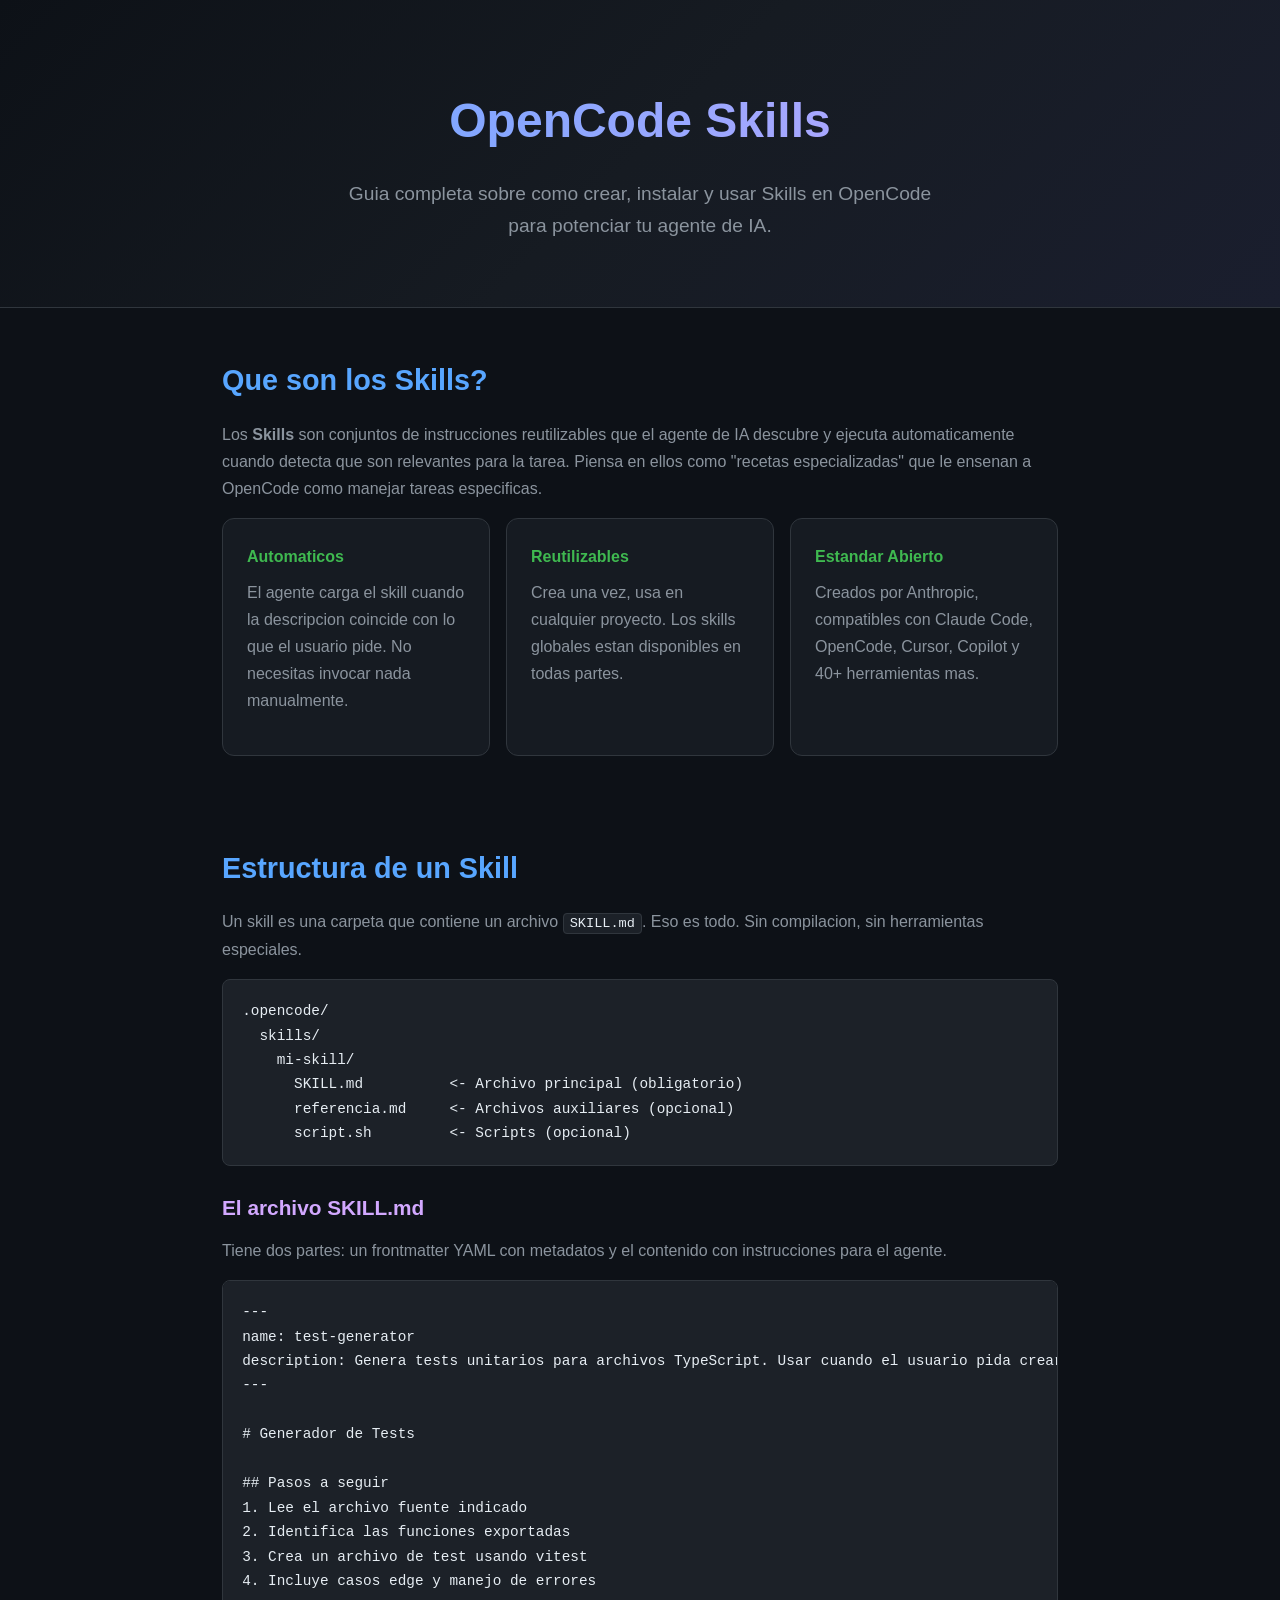
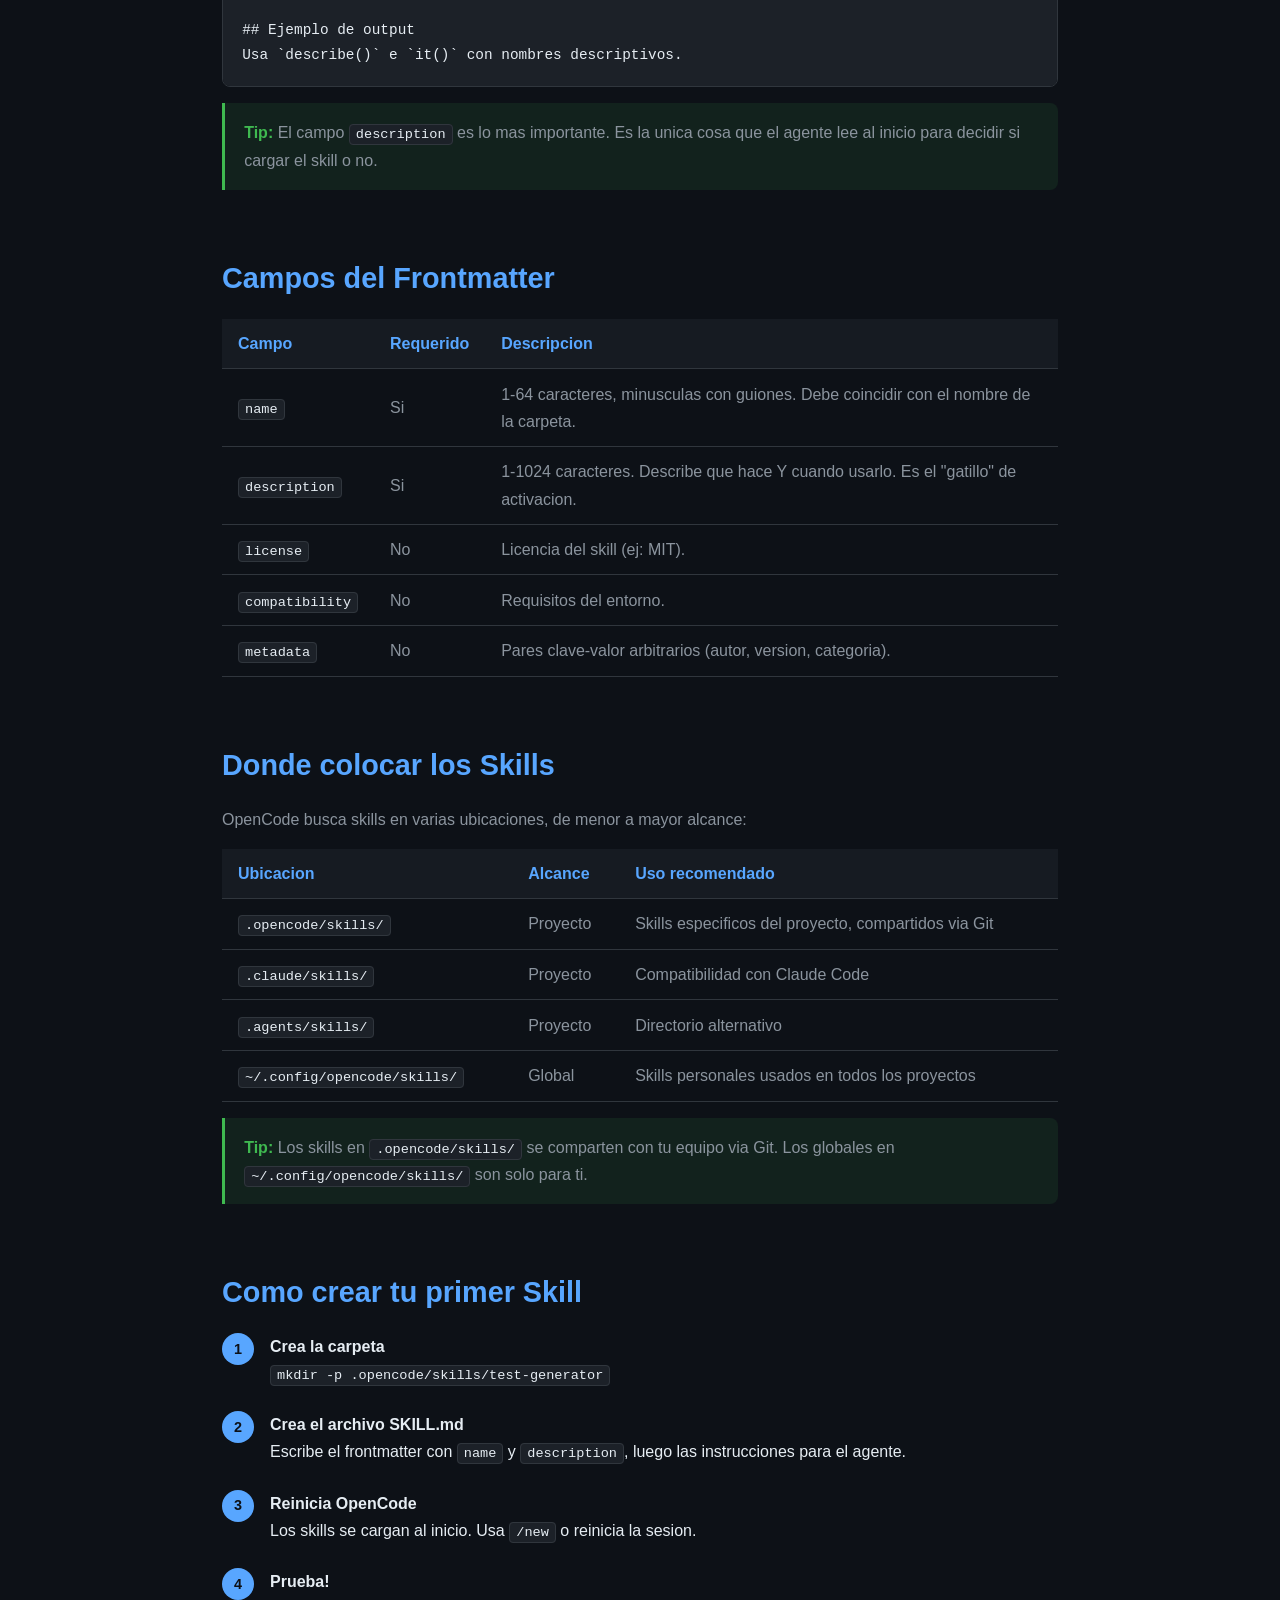
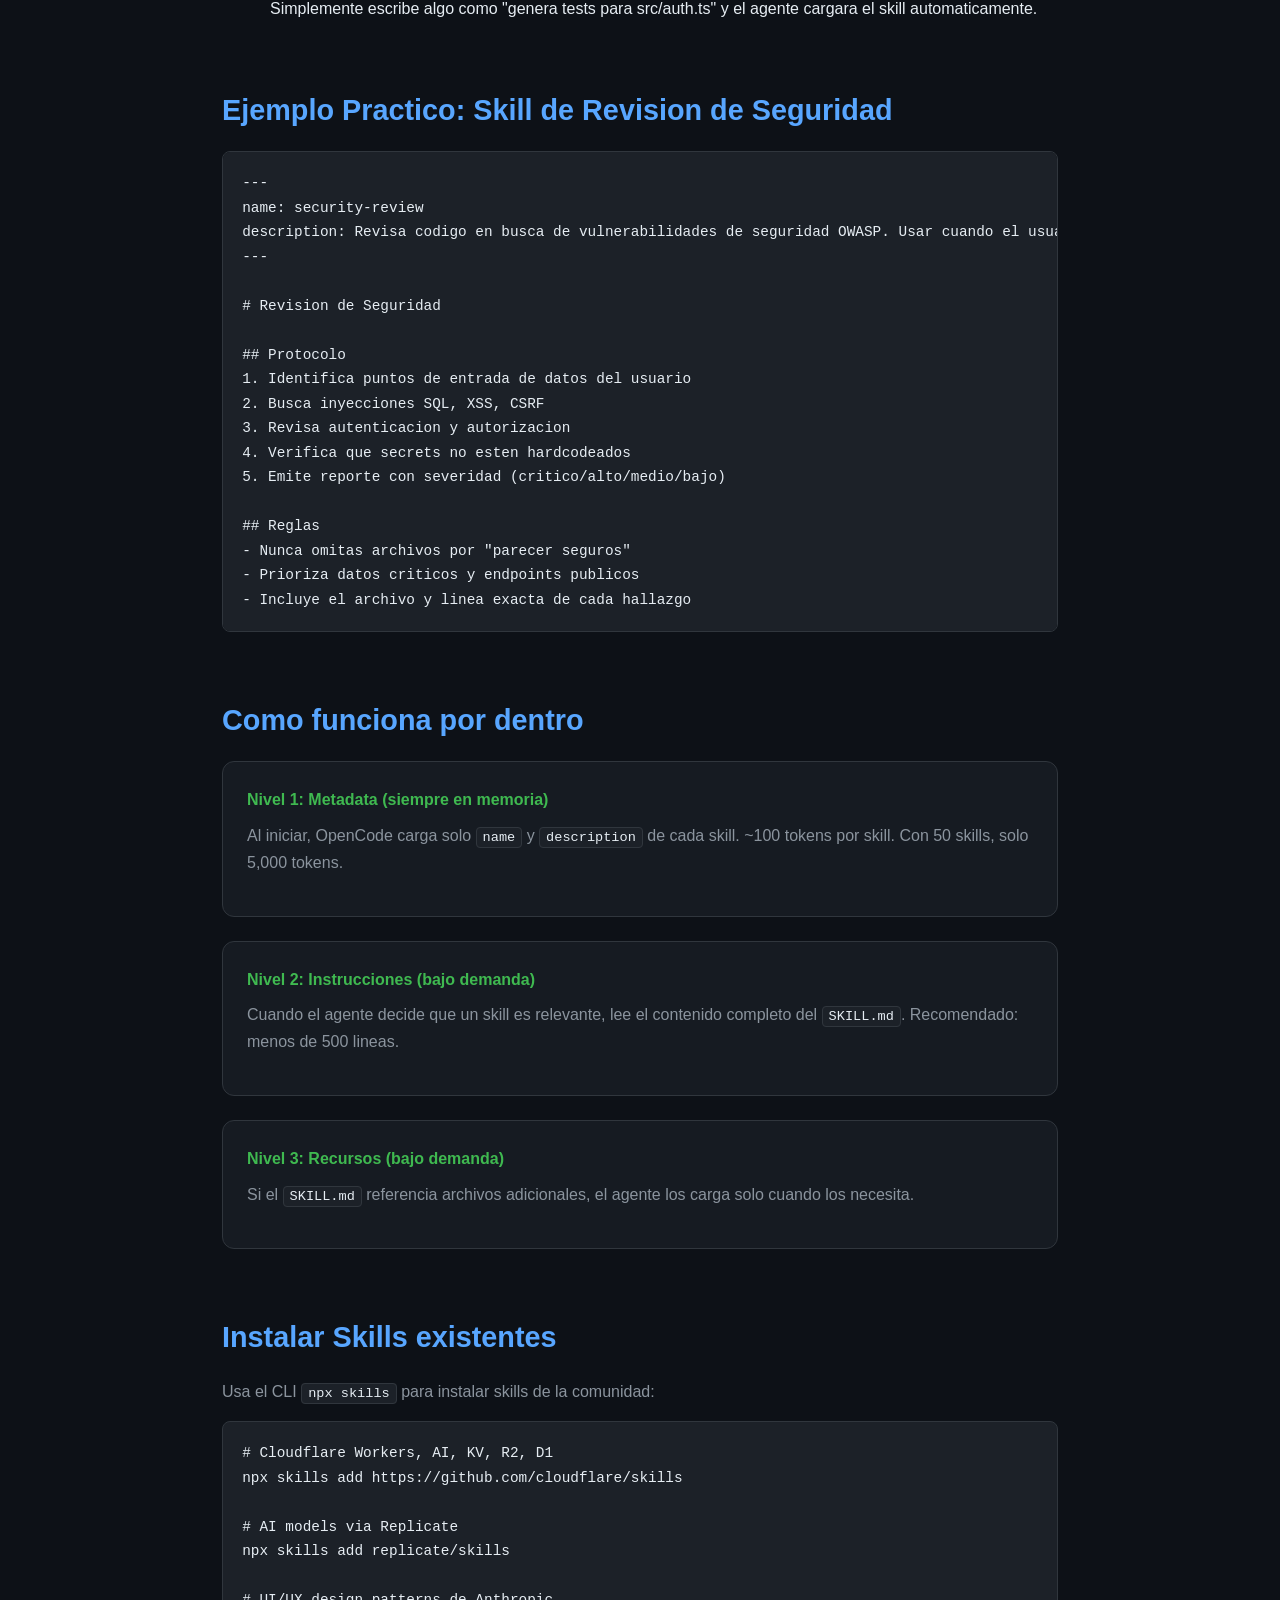
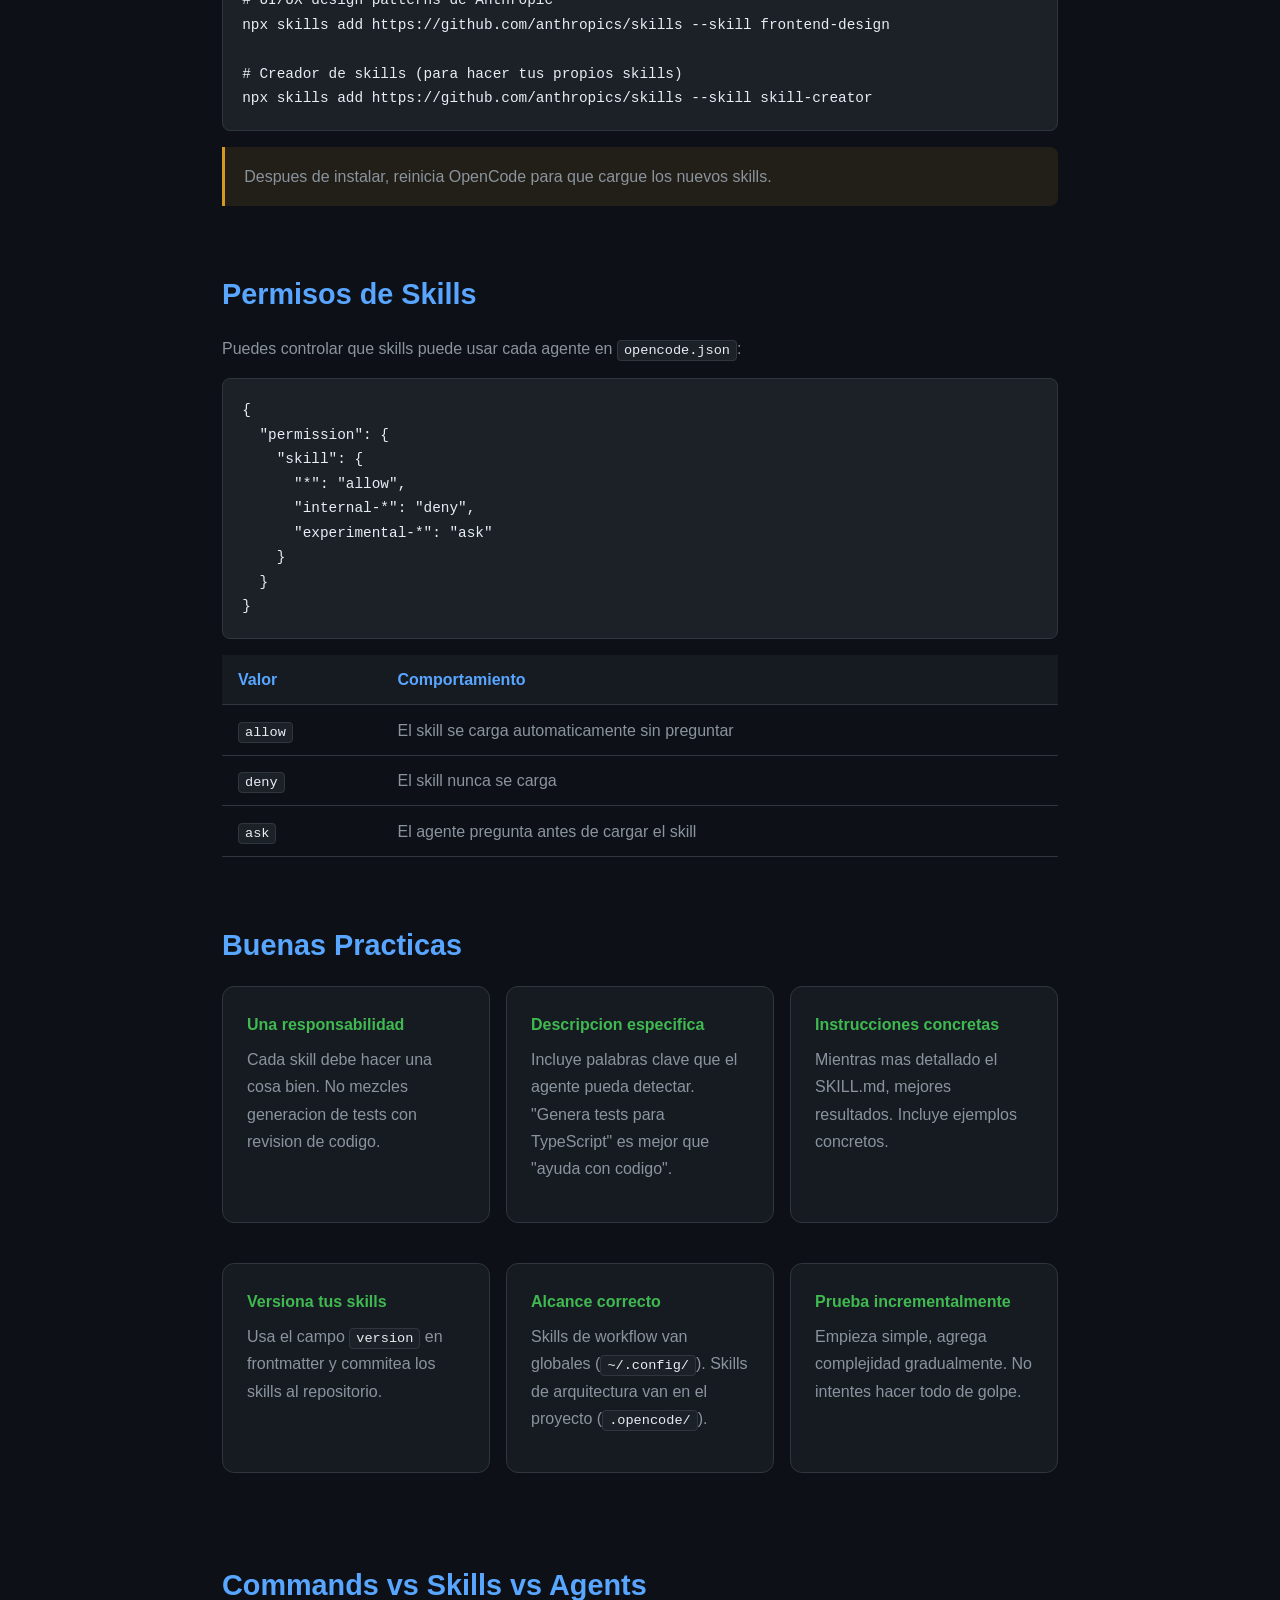
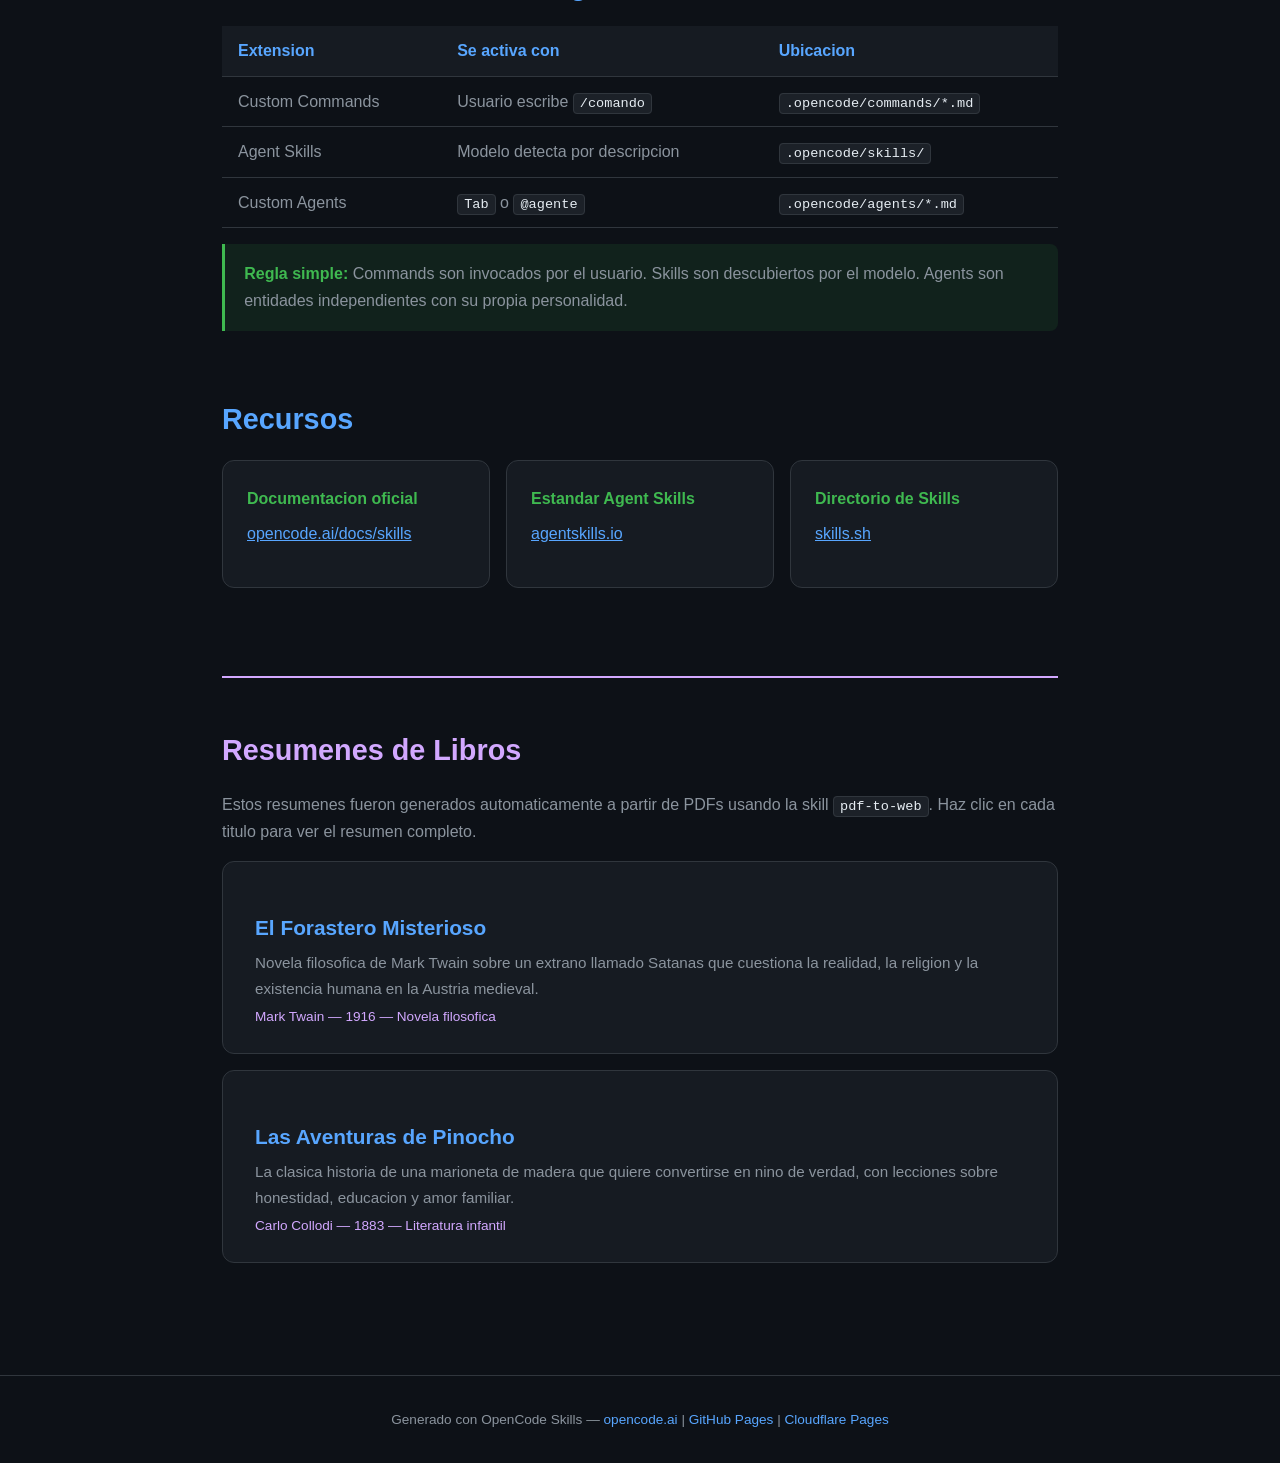
<file: index.html>
<!DOCTYPE html>
<html lang="es">
<head>
  <meta charset="UTF-8">
  <meta name="viewport" content="width=device-width, initial-scale=1.0">
  <title>OpenCode Skills &mdash; Resumenes de Libros</title>
  <link rel="stylesheet" href="styles.css">
</head>
<body>

<div class="hero">
  <h1>OpenCode Skills</h1>
  <p>Guia completa sobre como crear, instalar y usar Skills en OpenCode para potenciar tu agente de IA.</p>
</div>

<div class="container">

  <!-- QUE SON LOS SKILLS -->
  <div class="section">
    <h2>Que son los Skills?</h2>
    <p>Los <strong>Skills</strong> son conjuntos de instrucciones reutilizables que el agente de IA descubre y ejecuta automaticamente cuando detecta que son relevantes para la tarea. Piensa en ellos como "recetas especializadas" que le ensenan a OpenCode como manejar tareas especificas.</p>

    <div class="grid">
      <div class="card">
        <h4>Automaticos</h4>
        <p>El agente carga el skill cuando la descripcion coincide con lo que el usuario pide. No necesitas invocar nada manualmente.</p>
      </div>
      <div class="card">
        <h4>Reutilizables</h4>
        <p>Crea una vez, usa en cualquier proyecto. Los skills globales estan disponibles en todas partes.</p>
      </div>
      <div class="card">
        <h4>Estandar Abierto</h4>
        <p>Creados por Anthropic, compatibles con Claude Code, OpenCode, Cursor, Copilot y 40+ herramientas mas.</p>
      </div>
    </div>
  </div>

  <!-- ESTRUCTURA -->
  <div class="section">
    <h2>Estructura de un Skill</h2>
    <p>Un skill es una carpeta que contiene un archivo <code class="inline-code">SKILL.md</code>. Eso es todo. Sin compilacion, sin herramientas especiales.</p>

    <pre><code>.opencode/
  skills/
    mi-skill/
      SKILL.md          &lt;- Archivo principal (obligatorio)
      referencia.md     &lt;- Archivos auxiliares (opcional)
      script.sh         &lt;- Scripts (opcional)</code></pre>

    <h3>El archivo SKILL.md</h3>
    <p>Tiene dos partes: un frontmatter YAML con metadatos y el contenido con instrucciones para el agente.</p>

    <pre><code>---
name: test-generator
description: Genera tests unitarios para archivos TypeScript. Usar cuando el usuario pida crear tests o cobertura de codigo.
---

# Generador de Tests

## Pasos a seguir
1. Lee el archivo fuente indicado
2. Identifica las funciones exportadas
3. Crea un archivo de test usando vitest
4. Incluye casos edge y manejo de errores

## Ejemplo de output
Usa `describe()` e `it()` con nombres descriptivos.</code></pre>

    <div class="tip">
      <strong>Tip:</strong> El campo <code class="inline-code">description</code> es lo mas importante. Es la unica cosa que el agente lee al inicio para decidir si cargar el skill o no.
    </div>
  </div>

  <!-- CAMPOS FRONTMATTER -->
  <div class="section">
    <h2>Campos del Frontmatter</h2>

    <table>
      <thead>
        <tr><th>Campo</th><th>Requerido</th><th>Descripcion</th></tr>
      </thead>
      <tbody>
        <tr><td><code class="inline-code">name</code></td><td>Si</td><td>1-64 caracteres, minusculas con guiones. Debe coincidir con el nombre de la carpeta.</td></tr>
        <tr><td><code class="inline-code">description</code></td><td>Si</td><td>1-1024 caracteres. Describe que hace Y cuando usarlo. Es el "gatillo" de activacion.</td></tr>
        <tr><td><code class="inline-code">license</code></td><td>No</td><td>Licencia del skill (ej: MIT).</td></tr>
        <tr><td><code class="inline-code">compatibility</code></td><td>No</td><td>Requisitos del entorno.</td></tr>
        <tr><td><code class="inline-code">metadata</code></td><td>No</td><td>Pares clave-valor arbitrarios (autor, version, categoria).</td></tr>
      </tbody>
    </table>
  </div>

  <!-- UBICACION -->
  <div class="section">
    <h2>Donde colocar los Skills</h2>
    <p>OpenCode busca skills en varias ubicaciones, de menor a mayor alcance:</p>

    <table>
      <thead>
        <tr><th>Ubicacion</th><th>Alcance</th><th>Uso recomendado</th></tr>
      </thead>
      <tbody>
        <tr><td><code class="inline-code">.opencode/skills/</code></td><td>Proyecto</td><td>Skills especificos del proyecto, compartidos via Git</td></tr>
        <tr><td><code class="inline-code">.claude/skills/</code></td><td>Proyecto</td><td>Compatibilidad con Claude Code</td></tr>
        <tr><td><code class="inline-code">.agents/skills/</code></td><td>Proyecto</td><td>Directorio alternativo</td></tr>
        <tr><td><code class="inline-code">~/.config/opencode/skills/</code></td><td>Global</td><td>Skills personales usados en todos los proyectos</td></tr>
      </tbody>
    </table>

    <div class="tip">
      <strong>Tip:</strong> Los skills en <code class="inline-code">.opencode/skills/</code> se comparten con tu equipo via Git. Los globales en <code class="inline-code">~/.config/opencode/skills/</code> son solo para ti.
    </div>
  </div>

  <!-- CREAR SKILL -->
  <div class="section">
    <h2>Como crear tu primer Skill</h2>
    <ol class="step-list">
      <li>
        <strong>Crea la carpeta</strong><br>
        <code class="inline-code">mkdir -p .opencode/skills/test-generator</code>
      </li>
      <li>
        <strong>Crea el archivo SKILL.md</strong><br>
        Escribe el frontmatter con <code class="inline-code">name</code> y <code class="inline-code">description</code>, luego las instrucciones para el agente.
      </li>
      <li>
        <strong>Reinicia OpenCode</strong><br>
        Los skills se cargan al inicio. Usa <code class="inline-code">/new</code> o reinicia la sesion.
      </li>
      <li>
        <strong>Prueba!</strong><br>
        Simplemente escribe algo como "genera tests para src/auth.ts" y el agente cargara el skill automaticamente.
      </li>
    </ol>
  </div>

  <!-- EJEMPLO PRACTICO -->
  <div class="section">
    <h2>Ejemplo Practico: Skill de Revision de Seguridad</h2>
    <pre><code>---
name: security-review
description: Revisa codigo en busca de vulnerabilidades de seguridad OWASP. Usar cuando el usuario pida revisar seguridad, auditar modulo o detectar fallas.
---

# Revision de Seguridad

## Protocolo
1. Identifica puntos de entrada de datos del usuario
2. Busca inyecciones SQL, XSS, CSRF
3. Revisa autenticacion y autorizacion
4. Verifica que secrets no esten hardcodeados
5. Emite reporte con severidad (critico/alto/medio/bajo)

## Reglas
- Nunca omitas archivos por "parecer seguros"
- Prioriza datos criticos y endpoints publicos
- Incluye el archivo y linea exacta de cada hallazgo</code></pre>
  </div>

  <!-- COMO FUNCIONA POR DENTRO -->
  <div class="section">
    <h2>Como funciona por dentro</h2>

    <div class="card">
      <h4>Nivel 1: Metadata (siempre en memoria)</h4>
      <p>Al iniciar, OpenCode carga solo <code class="inline-code">name</code> y <code class="inline-code">description</code> de cada skill. ~100 tokens por skill. Con 50 skills, solo 5,000 tokens.</p>
    </div>
    <div class="card">
      <h4>Nivel 2: Instrucciones (bajo demanda)</h4>
      <p>Cuando el agente decide que un skill es relevante, lee el contenido completo del <code class="inline-code">SKILL.md</code>. Recomendado: menos de 500 lineas.</p>
    </div>
    <div class="card">
      <h4>Nivel 3: Recursos (bajo demanda)</h4>
      <p>Si el <code class="inline-code">SKILL.md</code> referencia archivos adicionales, el agente los carga solo cuando los necesita.</p>
    </div>
  </div>

  <!-- INSTALAR SKILLS EXISTENTES -->
  <div class="section">
    <h2>Instalar Skills existentes</h2>
    <p>Usa el CLI <code class="inline-code">npx skills</code> para instalar skills de la comunidad:</p>

    <pre><code># Cloudflare Workers, AI, KV, R2, D1
npx skills add https://github.com/cloudflare/skills

# AI models via Replicate
npx skills add replicate/skills

# UI/UX design patterns de Anthropic
npx skills add https://github.com/anthropics/skills --skill frontend-design

# Creador de skills (para hacer tus propios skills)
npx skills add https://github.com/anthropics/skills --skill skill-creator</code></pre>

    <div class="warn">
      Despues de instalar, reinicia OpenCode para que cargue los nuevos skills.
    </div>
  </div>

  <!-- PERMISOS -->
  <div class="section">
    <h2>Permisos de Skills</h2>
    <p>Puedes controlar que skills puede usar cada agente en <code class="inline-code">opencode.json</code>:</p>

    <pre><code>{
  "permission": {
    "skill": {
      "*": "allow",
      "internal-*": "deny",
      "experimental-*": "ask"
    }
  }
}</code></pre>

    <table>
      <thead>
        <tr><th>Valor</th><th>Comportamiento</th></tr>
      </thead>
      <tbody>
        <tr><td><code class="inline-code">allow</code></td><td>El skill se carga automaticamente sin preguntar</td></tr>
        <tr><td><code class="inline-code">deny</code></td><td>El skill nunca se carga</td></tr>
        <tr><td><code class="inline-code">ask</code></td><td>El agente pregunta antes de cargar el skill</td></tr>
      </tbody>
    </table>
  </div>

  <!-- BUENAS PRACTICAS -->
  <div class="section">
    <h2>Buenas Practicas</h2>
    <div class="grid">
      <div class="card">
        <h4>Una responsabilidad</h4>
        <p>Cada skill debe hacer una cosa bien. No mezcles generacion de tests con revision de codigo.</p>
      </div>
      <div class="card">
        <h4>Descripcion especifica</h4>
        <p>Incluye palabras clave que el agente pueda detectar. "Genera tests para TypeScript" es mejor que "ayuda con codigo".</p>
      </div>
      <div class="card">
        <h4>Instrucciones concretas</h4>
        <p>Mientras mas detallado el SKILL.md, mejores resultados. Incluye ejemplos concretos.</p>
      </div>
      <div class="card">
        <h4>Versiona tus skills</h4>
        <p>Usa el campo <code class="inline-code">version</code> en frontmatter y commitea los skills al repositorio.</p>
      </div>
      <div class="card">
        <h4>Alcance correcto</h4>
        <p>Skills de workflow van globales (<code class="inline-code">~/.config/</code>). Skills de arquitectura van en el proyecto (<code class="inline-code">.opencode/</code>).</p>
      </div>
      <div class="card">
        <h4>Prueba incrementalmente</h4>
        <p>Empieza simple, agrega complejidad gradualmente. No intentes hacer todo de golpe.</p>
      </div>
    </div>
  </div>

  <!-- COMMANDS VS SKILLS -->
  <div class="section">
    <h2>Commands vs Skills vs Agents</h2>
    <table>
      <thead>
        <tr><th>Extension</th><th>Se activa con</th><th>Ubicacion</th></tr>
      </thead>
      <tbody>
        <tr><td>Custom Commands</td><td>Usuario escribe <code class="inline-code">/comando</code></td><td><code class="inline-code">.opencode/commands/*.md</code></td></tr>
        <tr><td>Agent Skills</td><td>Modelo detecta por descripcion</td><td><code class="inline-code">.opencode/skills/</code></td></tr>
        <tr><td>Custom Agents</td><td><code class="inline-code">Tab</code> o <code class="inline-code">@agente</code></td><td><code class="inline-code">.opencode/agents/*.md</code></td></tr>
      </tbody>
    </table>
    <div class="tip">
      <strong>Regla simple:</strong> Commands son invocados por el usuario. Skills son descubiertos por el modelo. Agents son entidades independientes con su propia personalidad.
    </div>
  </div>

  <!-- RECURSOS -->
  <div class="section">
    <h2>Recursos</h2>
    <div class="grid">
      <div class="card">
        <h4>Documentacion oficial</h4>
        <p><a href="https://opencode.ai/docs/skills/" style="color:var(--accent)">opencode.ai/docs/skills</a></p>
      </div>
      <div class="card">
        <h4>Estandar Agent Skills</h4>
        <p><a href="https://agentskills.io" style="color:var(--accent)">agentskills.io</a></p>
      </div>
      <div class="card">
        <h4>Directorio de Skills</h4>
        <p><a href="https://skills.sh" style="color:var(--accent)">skills.sh</a></p>
      </div>
    </div>
  </div>

  <!-- RESUMENES DE LIBROS -->
  <div class="section" style="border-top:2px solid var(--accent3);padding-top:3rem;">
    <h2 style="color:var(--accent3)">Resumenes de Libros</h2>
    <p>Estos resumenes fueron generados automaticamente a partir de PDFs usando la skill <code class="inline-code">pdf-to-web</code>. Haz clic en cada titulo para ver el resumen completo.</p>

    <a href="el-forastero-misterioso.html" class="book-link">
      <h3>El Forastero Misterioso</h3>
      <p>Novela filosofica de Mark Twain sobre un extrano llamado Satanas que cuestiona la realidad, la religion y la existencia humana en la Austria medieval.</p>
      <span class="author">Mark Twain &mdash; 1916 &mdash; Novela filosofica</span>
    </a>

    <a href="las-aventuras-de-pinocho.html" class="book-link">
      <h3>Las Aventuras de Pinocho</h3>
      <p>La clasica historia de una marioneta de madera que quiere convertirse en nino de verdad, con lecciones sobre honestidad, educacion y amor familiar.</p>
      <span class="author">Carlo Collodi &mdash; 1883 &mdash; Literatura infantil</span>
    </a>
  </div>

</div>

<footer>
  Generado con OpenCode Skills &mdash; <a href="https://opencode.ai">opencode.ai</a> | <a href="https://fr4nk-0800.github.io/opencode-skills-guide/">GitHub Pages</a> | <a href="https://opencode-skills-guide.pages.dev/">Cloudflare Pages</a>
</footer>

</body>
</html>
</file>
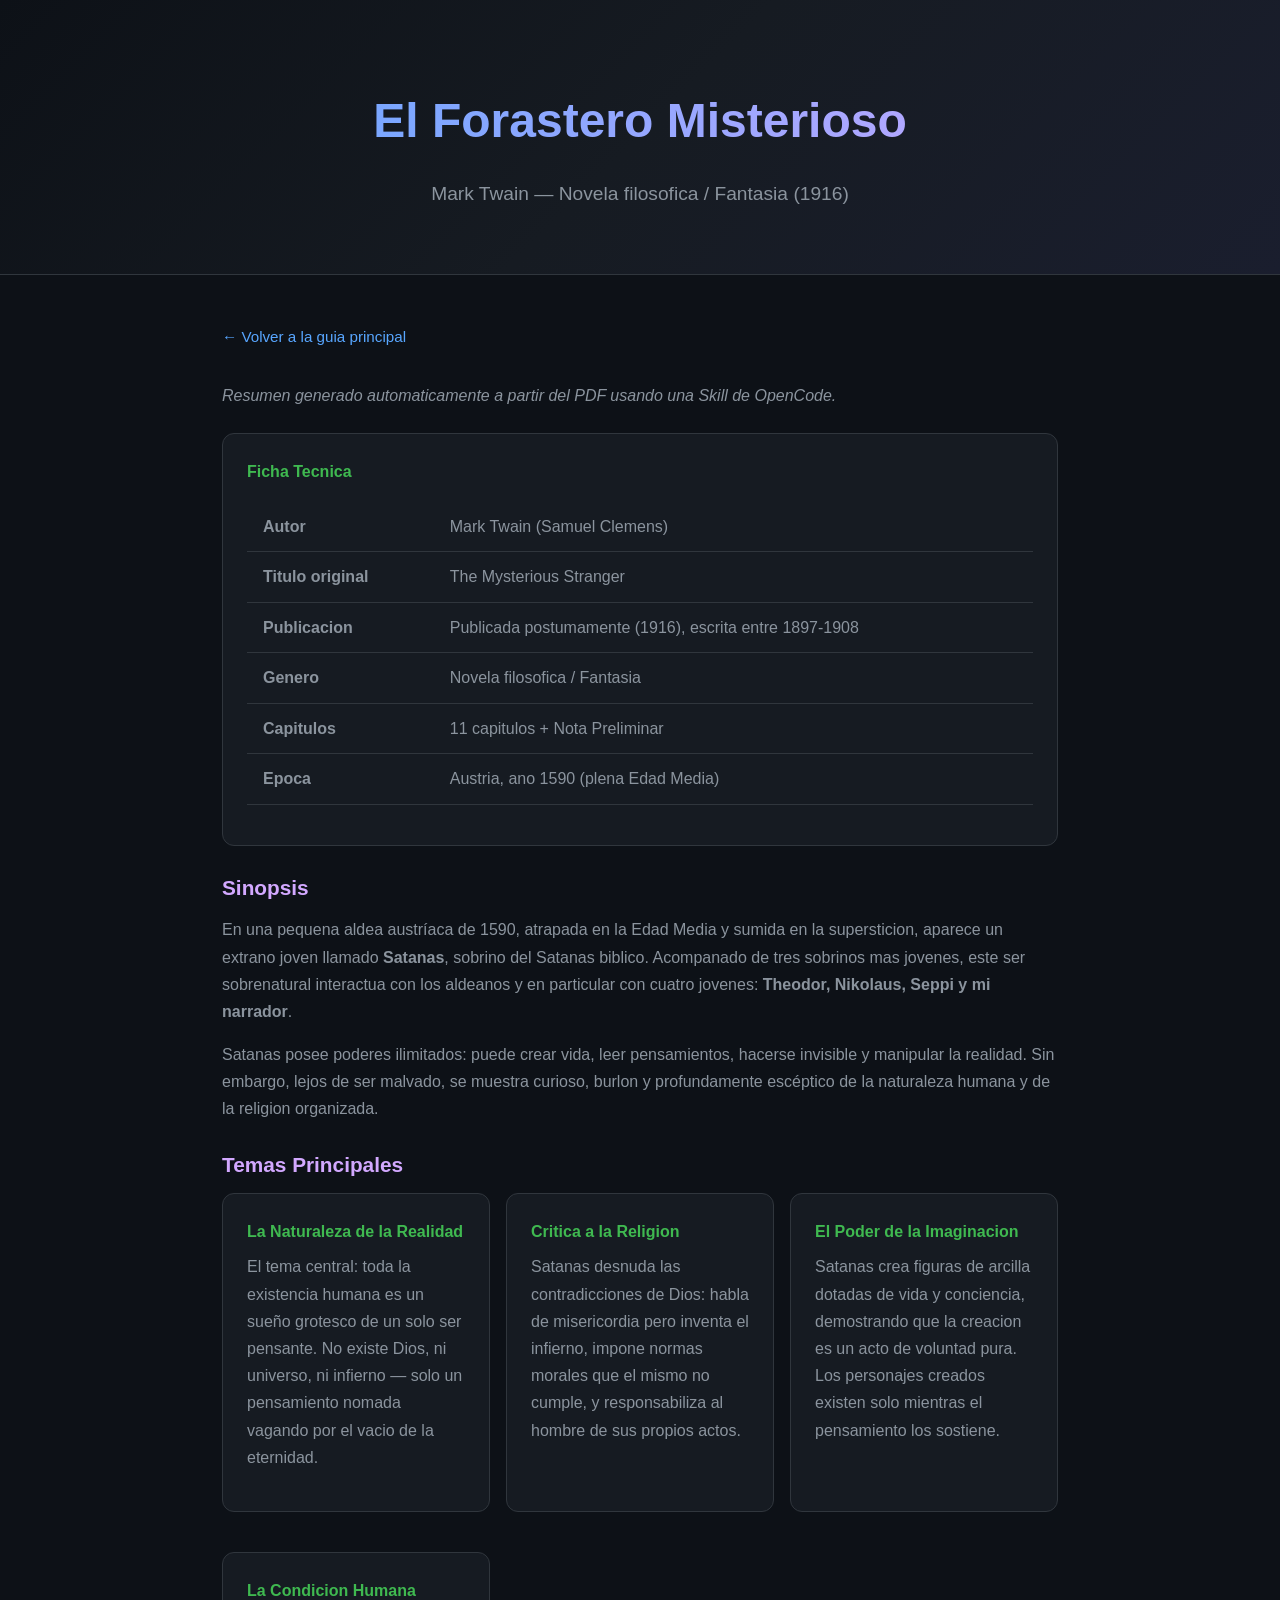
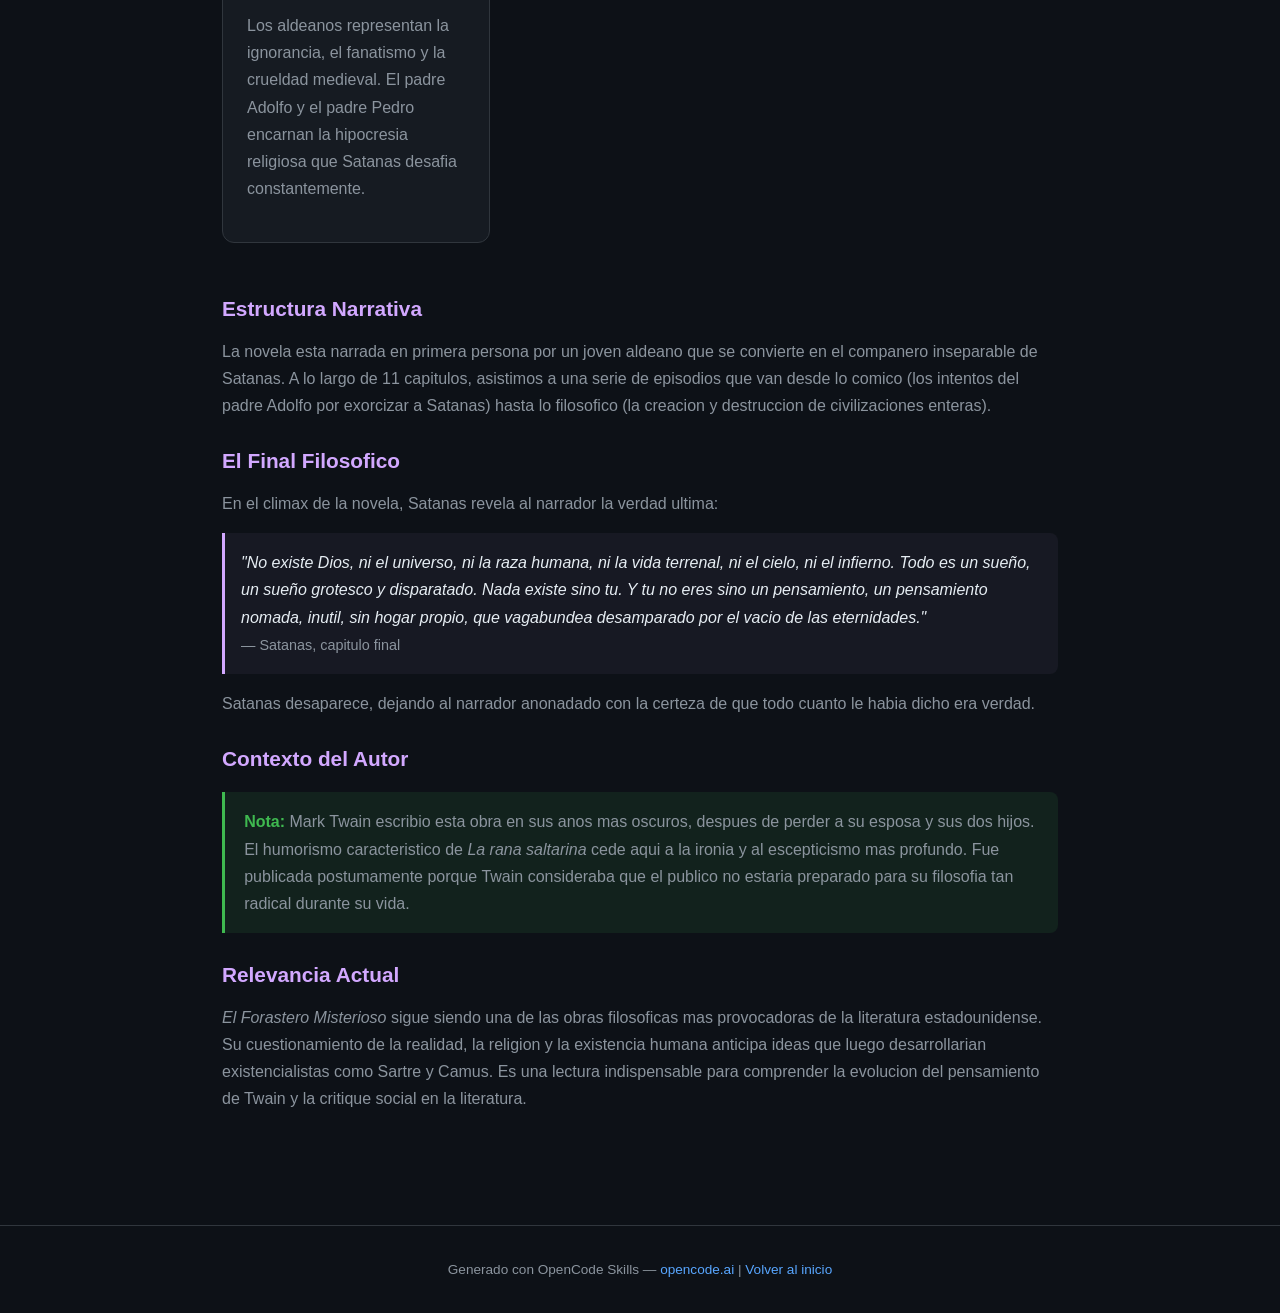
<file: el-forastero-misterioso.html>
<!DOCTYPE html>
<html lang="es">
<head>
  <meta charset="UTF-8">
  <meta name="viewport" content="width=device-width, initial-scale=1.0">
  <title>El Forastero Misterioso &mdash; Mark Twain | Resumen</title>
  <link rel="stylesheet" href="styles.css">
</head>
<body>

<div class="hero">
  <h1>El Forastero Misterioso</h1>
  <p>Mark Twain &mdash; Novela filosofica / Fantasia (1916)</p>
</div>

<div class="container">
  <a href="index.html" class="back-link">&larr; Volver a la guia principal</a>

  <div class="section">
    <p style="font-style:italic;color:var(--text-muted);margin-bottom:1.5rem;">Resumen generado automaticamente a partir del PDF usando una Skill de OpenCode.</p>

    <div class="card">
      <h4>Ficha Tecnica</h4>
      <table>
        <tbody>
          <tr><td><strong>Autor</strong></td><td>Mark Twain (Samuel Clemens)</td></tr>
          <tr><td><strong>Titulo original</strong></td><td>The Mysterious Stranger</td></tr>
          <tr><td><strong>Publicacion</strong></td><td>Publicada postumamente (1916), escrita entre 1897-1908</td></tr>
          <tr><td><strong>Genero</strong></td><td>Novela filosofica / Fantasia</td></tr>
          <tr><td><strong>Capitulos</strong></td><td>11 capitulos + Nota Preliminar</td></tr>
          <tr><td><strong>Epoca</strong></td><td>Austria, ano 1590 (plena Edad Media)</td></tr>
        </tbody>
      </table>
    </div>

    <h3>Sinopsis</h3>
    <p>En una pequena aldea austríaca de 1590, atrapada en la Edad Media y sumida en la supersticion, aparece un extrano joven llamado <strong>Satanas</strong>, sobrino del Satanas biblico. Acompanado de tres sobrinos mas jovenes, este ser sobrenatural interactua con los aldeanos y en particular con cuatro jovenes: <strong>Theodor, Nikolaus, Seppi y mi narrador</strong>.</p>
    <p>Satanas posee poderes ilimitados: puede crear vida, leer pensamientos, hacerse invisible y manipular la realidad. Sin embargo, lejos de ser malvado, se muestra curioso, burlon y profundamente esc&eacute;ptico de la naturaleza humana y de la religion organizada.</p>

    <h3>Temas Principales</h3>
    <div class="grid">
      <div class="card">
        <h4>La Naturaleza de la Realidad</h4>
        <p>El tema central: toda la existencia humana es un sue&ntilde;o grotesco de un solo ser pensante. No existe Dios, ni universo, ni infierno &mdash; solo un pensamiento nomada vagando por el vacio de la eternidad.</p>
      </div>
      <div class="card">
        <h4>Critica a la Religion</h4>
        <p>Satanas desnuda las contradicciones de Dios: habla de misericordia pero inventa el infierno, impone normas morales que el mismo no cumple, y responsabiliza al hombre de sus propios actos.</p>
      </div>
      <div class="card">
        <h4>El Poder de la Imaginacion</h4>
        <p>Satanas crea figuras de arcilla dotadas de vida y conciencia, demostrando que la creacion es un acto de voluntad pura. Los personajes creados existen solo mientras el pensamiento los sostiene.</p>
      </div>
      <div class="card">
        <h4>La Condicion Humana</h4>
        <p>Los aldeanos representan la ignorancia, el fanatismo y la crueldad medieval. El padre Adolfo y el padre Pedro encarnan la hipocresia religiosa que Satanas desafia constantemente.</p>
      </div>
    </div>

    <h3>Estructura Narrativa</h3>
    <p>La novela esta narrada en primera persona por un joven aldeano que se convierte en el companero inseparable de Satanas. A lo largo de 11 capitulos, asistimos a una serie de episodios que van desde lo comico (los intentos del padre Adolfo por exorcizar a Satanas) hasta lo filosofico (la creacion y destruccion de civilizaciones enteras).</p>

    <h3>El Final Filosofico</h3>
    <p>En el climax de la novela, Satanas revela al narrador la verdad ultima:</p>
    <blockquote style="border-left:3px solid var(--accent3);padding:1rem;margin:1rem 0;background:rgba(210,168,255,0.05);border-radius:0 8px 8px 0;">
      <em>"No existe Dios, ni el universo, ni la raza humana, ni la vida terrenal, ni el cielo, ni el infierno. Todo es un sue&ntilde;o, un sue&ntilde;o grotesco y disparatado. Nada existe sino tu. Y tu no eres sino un pensamiento, un pensamiento nomada, inutil, sin hogar propio, que vagabundea desamparado por el vacio de las eternidades."</em>
      <br><span style="color:var(--text-muted);font-size:0.9rem;">&mdash; Satanas, capitulo final</span>
    </blockquote>
    <p>Satanas desaparece, dejando al narrador anonadado con la certeza de que todo cuanto le habia dicho era verdad.</p>

    <h3>Contexto del Autor</h3>
    <div class="tip">
      <strong>Nota:</strong> Mark Twain escribio esta obra en sus anos mas oscuros, despues de perder a su esposa y sus dos hijos. El humorismo caracteristico de <em>La rana saltarina</em> cede aqui a la ironia y al escepticismo mas profundo. Fue publicada postumamente porque Twain consideraba que el publico no estaria preparado para su filosofia tan radical durante su vida.
    </div>

    <h3>Relevancia Actual</h3>
    <p><em>El Forastero Misterioso</em> sigue siendo una de las obras filosoficas mas provocadoras de la literatura estadounidense. Su cuestionamiento de la realidad, la religion y la existencia humana anticipa ideas que luego desarrollarian existencialistas como Sartre y Camus. Es una lectura indispensable para comprender la evolucion del pensamiento de Twain y la critique social en la literatura.</p>
  </div>
</div>

<footer>
  Generado con OpenCode Skills &mdash; <a href="https://opencode.ai">opencode.ai</a> | <a href="index.html">Volver al inicio</a>
</footer>

</body>
</html>
</file>
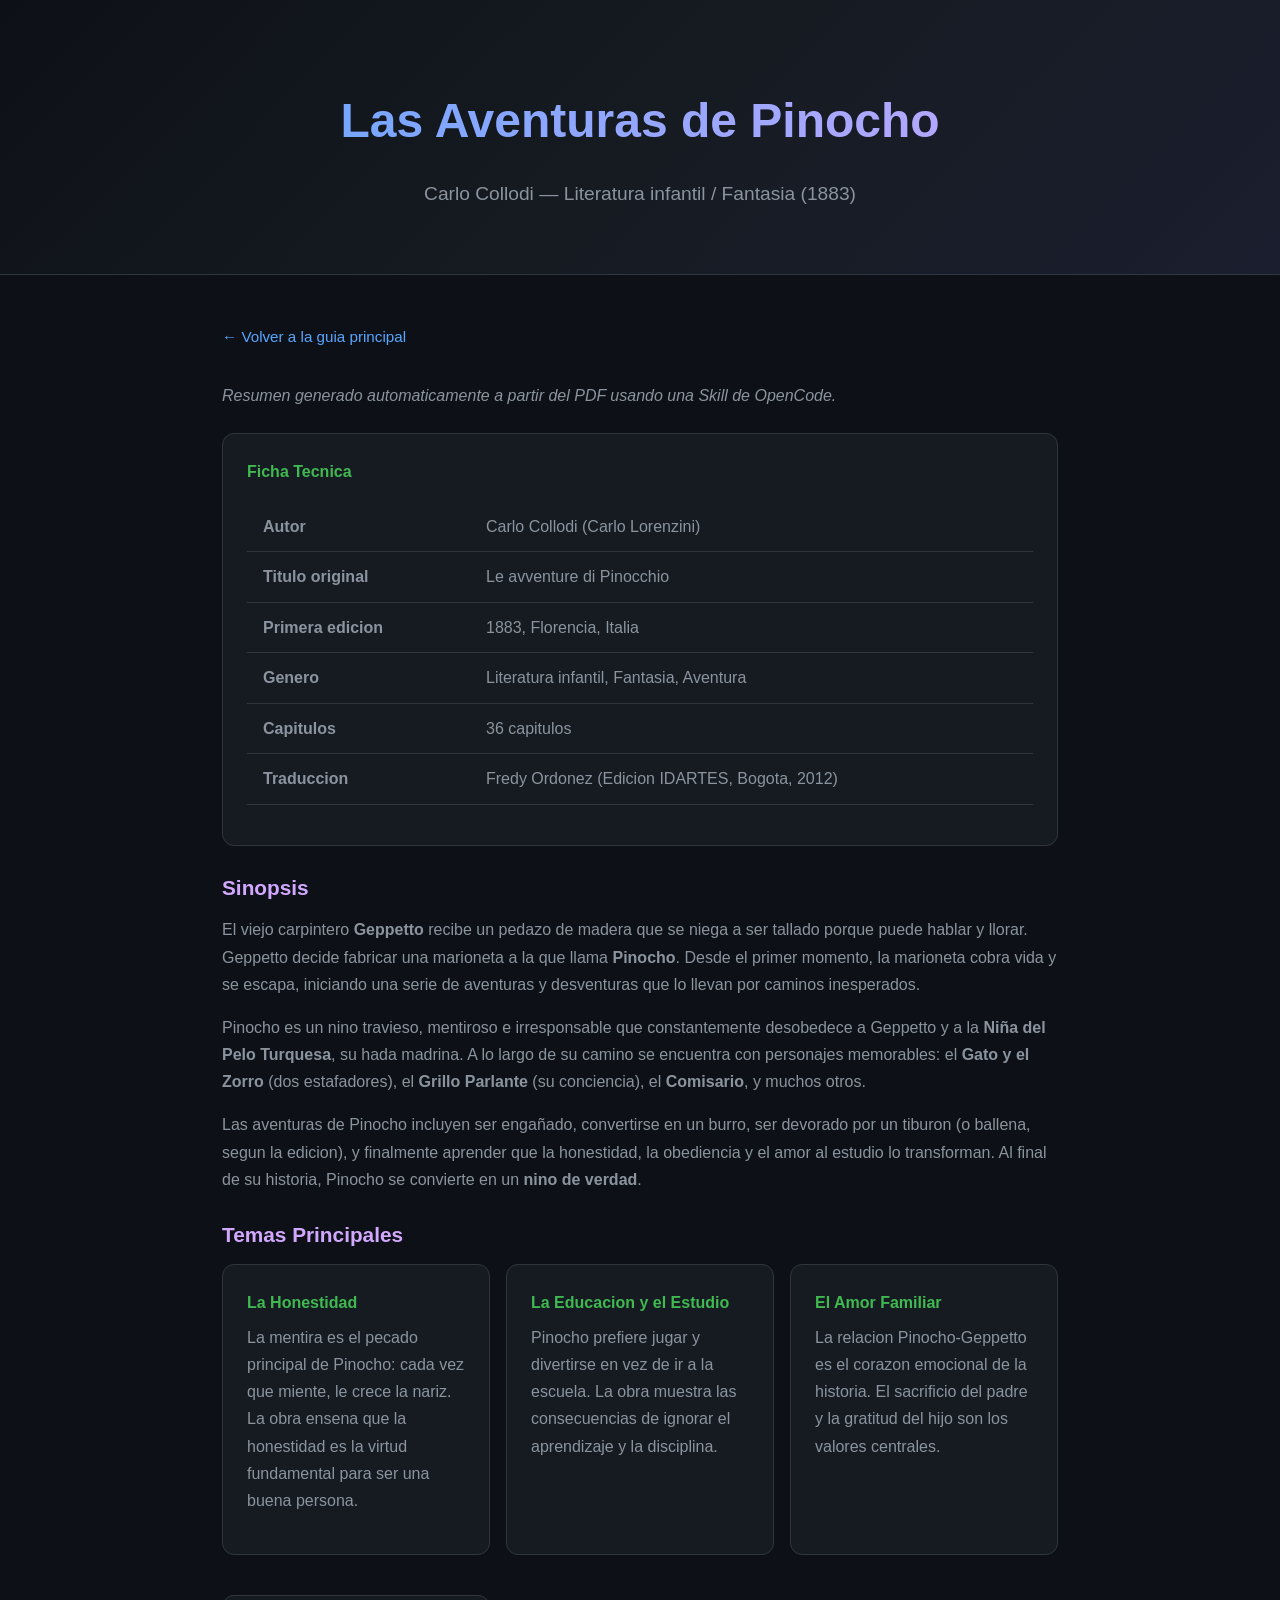
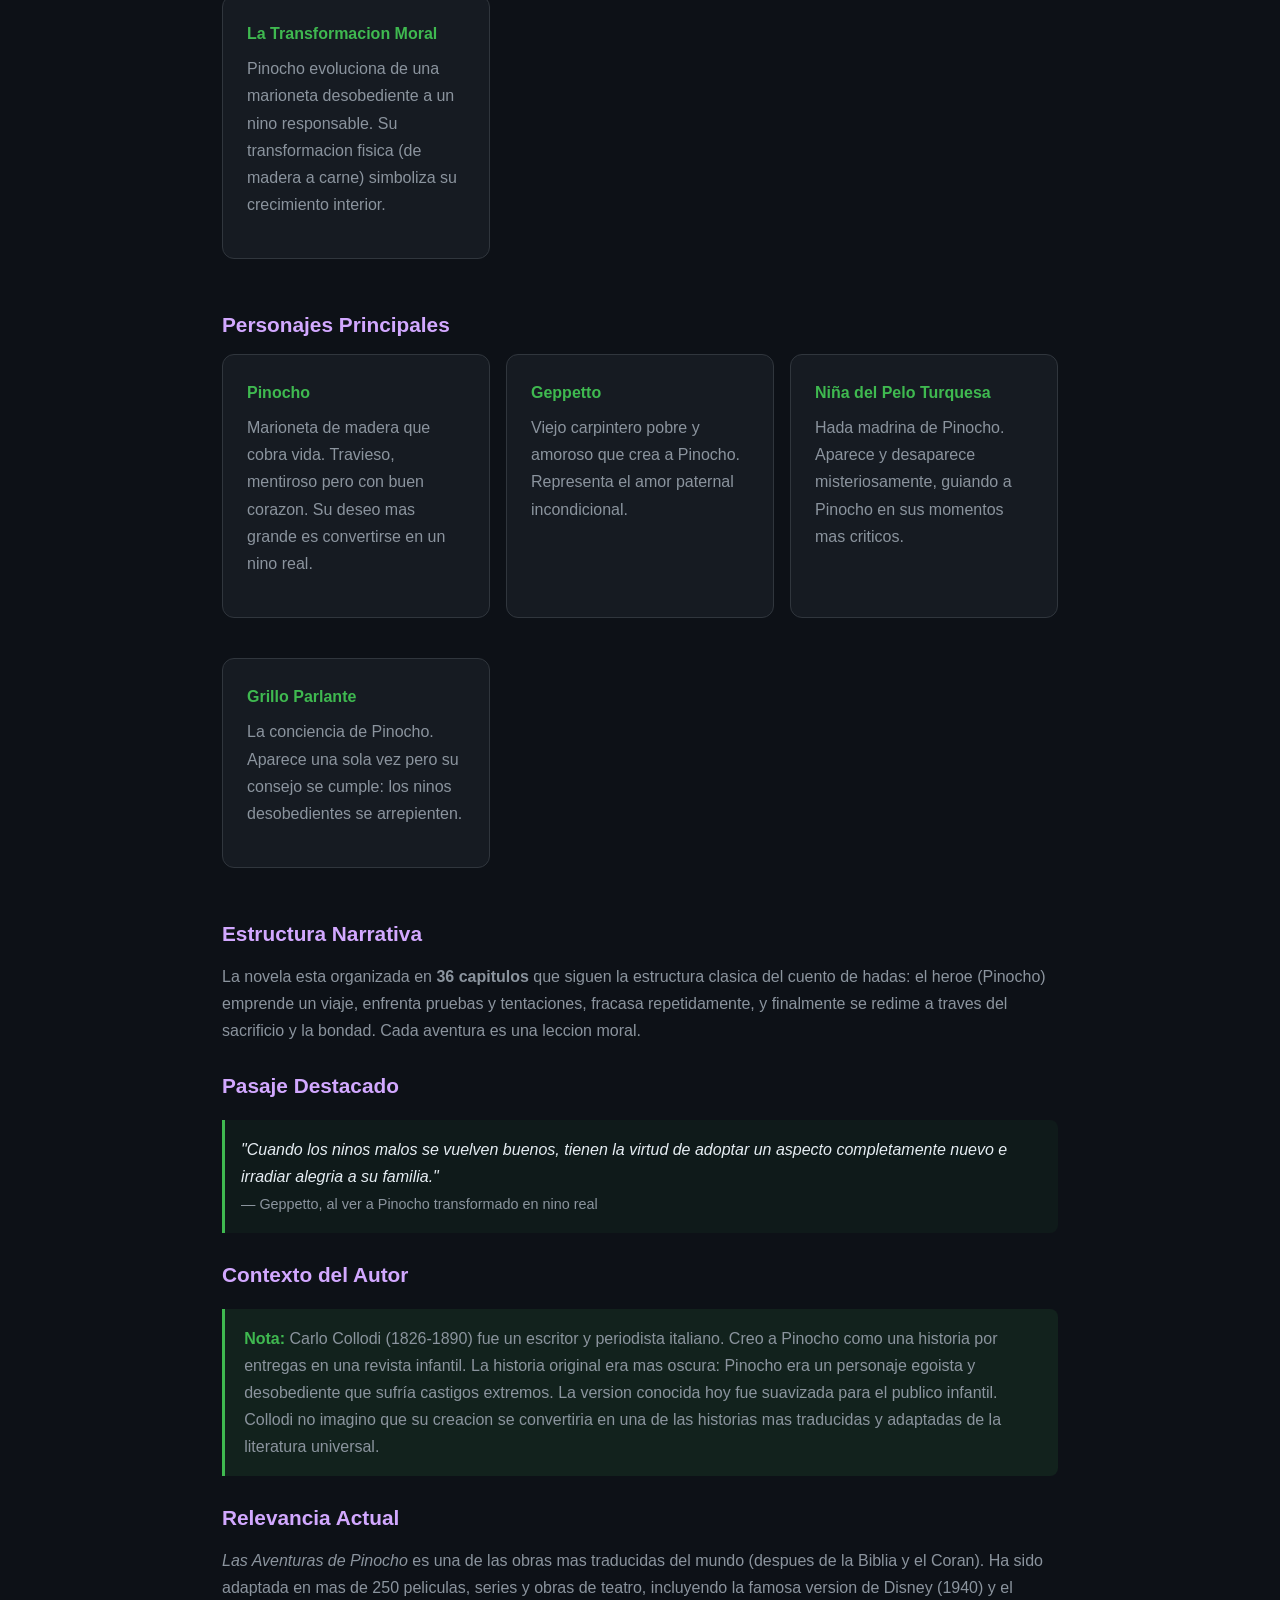
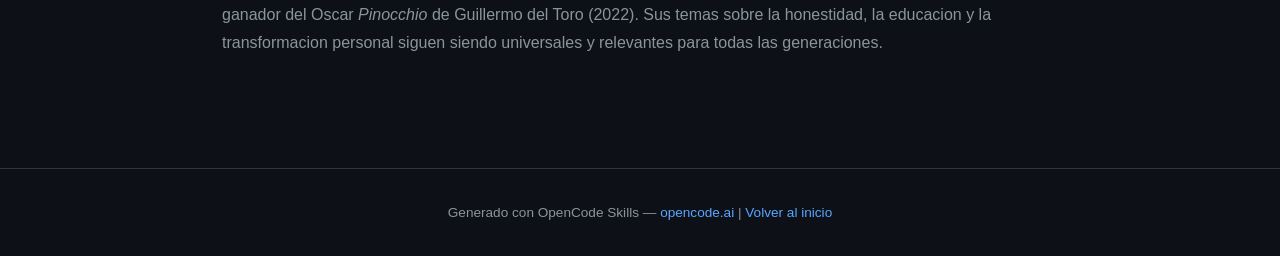
<file: las-aventuras-de-pinocho.html>
<!DOCTYPE html>
<html lang="es">
<head>
  <meta charset="UTF-8">
  <meta name="viewport" content="width=device-width, initial-scale=1.0">
  <title>Las Aventuras de Pinocho &mdash; Carlo Collodi | Resumen</title>
  <link rel="stylesheet" href="styles.css">
</head>
<body>

<div class="hero">
  <h1>Las Aventuras de Pinocho</h1>
  <p>Carlo Collodi &mdash; Literatura infantil / Fantasia (1883)</p>
</div>

<div class="container">
  <a href="index.html" class="back-link">&larr; Volver a la guia principal</a>

  <div class="section">
    <p style="font-style:italic;color:var(--text-muted);margin-bottom:1.5rem;">Resumen generado automaticamente a partir del PDF usando una Skill de OpenCode.</p>

    <div class="card">
      <h4>Ficha Tecnica</h4>
      <table>
        <tbody>
          <tr><td><strong>Autor</strong></td><td>Carlo Collodi (Carlo Lorenzini)</td></tr>
          <tr><td><strong>Titulo original</strong></td><td>Le avventure di Pinocchio</td></tr>
          <tr><td><strong>Primera edicion</strong></td><td>1883, Florencia, Italia</td></tr>
          <tr><td><strong>Genero</strong></td><td>Literatura infantil, Fantasia, Aventura</td></tr>
          <tr><td><strong>Capitulos</strong></td><td>36 capitulos</td></tr>
          <tr><td><strong>Traduccion</strong></td><td>Fredy Ordonez (Edicion IDARTES, Bogota, 2012)</td></tr>
        </tbody>
      </table>
    </div>

    <h3>Sinopsis</h3>
    <p>El viejo carpintero <strong>Geppetto</strong> recibe un pedazo de madera que se niega a ser tallado porque puede hablar y llorar. Geppetto decide fabricar una marioneta a la que llama <strong>Pinocho</strong>. Desde el primer momento, la marioneta cobra vida y se escapa, iniciando una serie de aventuras y desventuras que lo llevan por caminos inesperados.</p>
    <p>Pinocho es un nino travieso, mentiroso e irresponsable que constantemente desobedece a Geppetto y a la <strong>Ni&ntilde;a del Pelo Turquesa</strong>, su hada madrina. A lo largo de su camino se encuentra con personajes memorables: el <strong>Gato y el Zorro</strong> (dos estafadores), el <strong>Grillo Parlante</strong> (su conciencia), el <strong>Comisario</strong>, y muchos otros.</p>
    <p>Las aventuras de Pinocho incluyen ser enga&ntilde;ado, convertirse en un burro, ser devorado por un tiburon (o ballena, segun la edicion), y finalmente aprender que la honestidad, la obediencia y el amor al estudio lo transforman. Al final de su historia, Pinocho se convierte en un <strong>nino de verdad</strong>.</p>

    <h3>Temas Principales</h3>
    <div class="grid">
      <div class="card">
        <h4>La Honestidad</h4>
        <p>La mentira es el pecado principal de Pinocho: cada vez que miente, le crece la nariz. La obra ensena que la honestidad es la virtud fundamental para ser una buena persona.</p>
      </div>
      <div class="card">
        <h4>La Educacion y el Estudio</h4>
        <p>Pinocho prefiere jugar y divertirse en vez de ir a la escuela. La obra muestra las consecuencias de ignorar el aprendizaje y la disciplina.</p>
      </div>
      <div class="card">
        <h4>El Amor Familiar</h4>
        <p>La relacion Pinocho-Geppetto es el corazon emocional de la historia. El sacrificio del padre y la gratitud del hijo son los valores centrales.</p>
      </div>
      <div class="card">
        <h4>La Transformacion Moral</h4>
        <p>Pinocho evoluciona de una marioneta desobediente a un nino responsable. Su transformacion fisica (de madera a carne) simboliza su crecimiento interior.</p>
      </div>
    </div>

    <h3>Personajes Principales</h3>
    <div class="grid">
      <div class="card">
        <h4>Pinocho</h4>
        <p>Marioneta de madera que cobra vida. Travieso, mentiroso pero con buen corazon. Su deseo mas grande es convertirse en un nino real.</p>
      </div>
      <div class="card">
        <h4>Geppetto</h4>
        <p>Viejo carpintero pobre y amoroso que crea a Pinocho. Representa el amor paternal incondicional.</p>
      </div>
      <div class="card">
        <h4>Ni&ntilde;a del Pelo Turquesa</h4>
        <p>Hada madrina de Pinocho. Aparece y desaparece misteriosamente, guiando a Pinocho en sus momentos mas criticos.</p>
      </div>
      <div class="card">
        <h4>Grillo Parlante</h4>
        <p>La conciencia de Pinocho. Aparece una sola vez pero su consejo se cumple: los ninos desobedientes se arrepienten.</p>
      </div>
    </div>

    <h3>Estructura Narrativa</h3>
    <p>La novela esta organizada en <strong>36 capitulos</strong> que siguen la estructura clasica del cuento de hadas: el heroe (Pinocho) emprende un viaje, enfrenta pruebas y tentaciones, fracasa repetidamente, y finalmente se redime a traves del sacrificio y la bondad. Cada aventura es una leccion moral.</p>

    <h3>Pasaje Destacado</h3>
    <blockquote style="border-left:3px solid var(--accent2);padding:1rem;margin:1rem 0;background:rgba(63,185,80,0.05);border-radius:0 8px 8px 0;">
      <em>"Cuando los ninos malos se vuelven buenos, tienen la virtud de adoptar un aspecto completamente nuevo e irradiar alegria a su familia."</em>
      <br><span style="color:var(--text-muted);font-size:0.9rem;">&mdash; Geppetto, al ver a Pinocho transformado en nino real</span>
    </blockquote>

    <h3>Contexto del Autor</h3>
    <div class="tip">
      <strong>Nota:</strong> Carlo Collodi (1826-1890) fue un escritor y periodista italiano. Creo a Pinocho como una historia por entregas en una revista infantil. La historia original era mas oscura: Pinocho era un personaje egoista y desobediente que sufr&iacute;a castigos extremos. La version conocida hoy fue suavizada para el publico infantil. Collodi no imagino que su creacion se convertiria en una de las historias mas traducidas y adaptadas de la literatura universal.
    </div>

    <h3>Relevancia Actual</h3>
    <p><em>Las Aventuras de Pinocho</em> es una de las obras mas traducidas del mundo (despues de la Biblia y el Coran). Ha sido adaptada en mas de 250 peliculas, series y obras de teatro, incluyendo la famosa version de Disney (1940) y el ganador del Oscar <em>Pinocchio</em> de Guillermo del Toro (2022). Sus temas sobre la honestidad, la educacion y la transformacion personal siguen siendo universales y relevantes para todas las generaciones.</p>
  </div>
</div>

<footer>
  Generado con OpenCode Skills &mdash; <a href="https://opencode.ai">opencode.ai</a> | <a href="index.html">Volver al inicio</a>
</footer>

</body>
</html>
</file>
<file: styles.css>
:root {
  --bg: #0d1117;
  --surface: #161b22;
  --border: #30363d;
  --text: #e6edf3;
  --text-muted: #8b949e;
  --accent: #58a6ff;
  --accent2: #3fb950;
  --accent3: #d2a8ff;
  --code-bg: #1c2128;
}
* { margin: 0; padding: 0; box-sizing: border-box; }
body {
  font-family: -apple-system, BlinkMacSystemFont, 'Segoe UI', Helvetica, Arial, sans-serif;
  background: var(--bg);
  color: var(--text);
  line-height: 1.7;
}
.hero {
  text-align: center;
  padding: 5rem 2rem 4rem;
  background: linear-gradient(135deg, #0d1117 0%, #161b22 50%, #1a1e2e 100%);
  border-bottom: 1px solid var(--border);
}
.hero h1 {
  font-size: 3rem;
  font-weight: 800;
  background: linear-gradient(90deg, var(--accent), var(--accent3));
  -webkit-background-clip: text;
  -webkit-text-fill-color: transparent;
  margin-bottom: 1rem;
}
.hero p {
  color: var(--text-muted);
  font-size: 1.2rem;
  max-width: 600px;
  margin: 0 auto;
}
.container { max-width: 900px; margin: 0 auto; padding: 3rem 2rem; }

.section { margin-bottom: 4rem; }
.section h2 {
  font-size: 1.8rem;
  color: var(--accent);
  margin-bottom: 1rem;
  display: flex;
  align-items: center;
  gap: 0.5rem;
}
.section h3 {
  font-size: 1.3rem;
  color: var(--accent3);
  margin: 1.5rem 0 0.7rem;
}
.section p { color: var(--text-muted); margin-bottom: 1rem; }

.card {
  background: var(--surface);
  border: 1px solid var(--border);
  border-radius: 12px;
  padding: 1.5rem;
  margin-bottom: 1.5rem;
}
.card h4 {
  color: var(--accent2);
  margin-bottom: 0.5rem;
}

pre {
  background: var(--code-bg);
  border: 1px solid var(--border);
  border-radius: 8px;
  padding: 1.2rem;
  overflow-x: auto;
  font-size: 0.9rem;
  margin: 1rem 0;
}
code {
  font-family: 'Fira Code', 'Cascadia Code', Consolas, monospace;
  color: var(--text);
}
.inline-code {
  background: var(--code-bg);
  border: 1px solid var(--border);
  border-radius: 4px;
  padding: 2px 6px;
  font-size: 0.85em;
}

.grid { display: grid; grid-template-columns: repeat(auto-fit, minmax(250px, 1fr)); gap: 1rem; }

table {
  width: 100%;
  border-collapse: collapse;
  margin: 1rem 0;
}
th, td {
  text-align: left;
  padding: 0.7rem 1rem;
  border-bottom: 1px solid var(--border);
}
th {
  background: var(--surface);
  color: var(--accent);
  font-weight: 600;
}
td { color: var(--text-muted); }

.step-list { counter-reset: steps; list-style: none; padding: 0; }
.step-list li {
  counter-increment: steps;
  position: relative;
  padding-left: 3rem;
  margin-bottom: 1.5rem;
}
.step-list li::before {
  content: counter(steps);
  position: absolute;
  left: 0;
  top: 0;
  width: 2rem;
  height: 2rem;
  background: var(--accent);
  color: var(--bg);
  border-radius: 50%;
  display: flex;
  align-items: center;
  justify-content: center;
  font-weight: 700;
  font-size: 0.9rem;
}

.tip {
  background: rgba(63,185,80,0.1);
  border-left: 3px solid var(--accent2);
  padding: 1rem 1.2rem;
  border-radius: 0 8px 8px 0;
  margin: 1rem 0;
  color: var(--text-muted);
}
.tip strong { color: var(--accent2); }

.warn {
  background: rgba(210,153,34,0.1);
  border-left: 3px solid #d29922;
  padding: 1rem 1.2rem;
  border-radius: 0 8px 8px 0;
  margin: 1rem 0;
  color: var(--text-muted);
}

.book-link {
  display: block;
  background: var(--surface);
  border: 1px solid var(--border);
  border-radius: 12px;
  padding: 1.5rem 2rem;
  margin-bottom: 1rem;
  text-decoration: none;
  transition: border-color 0.2s, transform 0.1s;
}
.book-link:hover {
  border-color: var(--accent);
  transform: translateY(-2px);
}
.book-link h3 { color: var(--accent); margin-bottom: 0.3rem; }
.book-link p { color: var(--text-muted); margin: 0; font-size: 0.95rem; }
.book-link .author { color: var(--accent3); font-size: 0.85rem; }

.back-link {
  display: inline-block;
  color: var(--accent);
  text-decoration: none;
  margin-bottom: 2rem;
  font-size: 0.95rem;
}
.back-link:hover { text-decoration: underline; }

footer {
  text-align: center;
  padding: 2rem;
  border-top: 1px solid var(--border);
  color: var(--text-muted);
  font-size: 0.85rem;
}
footer a { color: var(--accent); text-decoration: none; }
</file>
